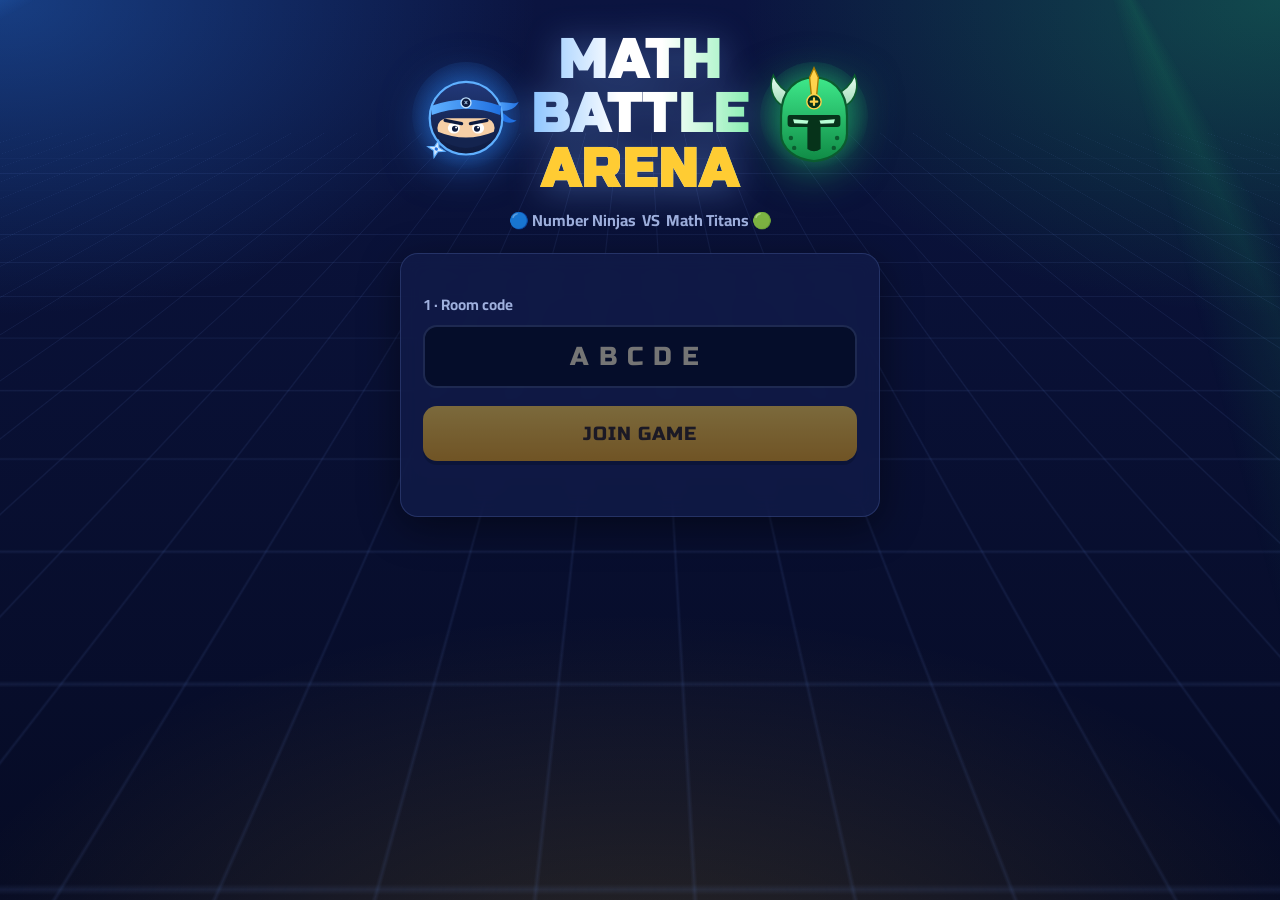
<file: index.html>
<!doctype html>
<html lang="en">
<head>
  <meta charset="utf-8">
  <meta name="viewport" content="width=device-width, initial-scale=1, viewport-fit=cover">
  <title>Math Battle Arena</title>
  <meta name="description" content="Math Battle Arena — Number Ninjas vs Math Titans">
  <link rel="icon" href="assets/img/favicon.svg" type="image/svg+xml">
  <link rel="preconnect" href="https://fonts.googleapis.com">
  <link rel="preconnect" href="https://fonts.gstatic.com" crossorigin>
  <link href="https://fonts.googleapis.com/css2?family=Cairo:wght@500;700;800&family=Russo+One&display=swap" rel="stylesheet">
  <link rel="stylesheet" href="assets/css/style.css">
</head>
<body class="student">
  <div class="bg-arena"></div>
  <main>
    <!-- ============ JOIN ============ -->
    <section id="scr-join" class="screen active">
      <div class="hero">
        <img class="mascot team-blue" src="assets/img/ninja.svg" alt="">
        <h1 class="title-logo">MATH<br>BATTLE<br><span class="x">ARENA</span></h1>
        <img class="mascot alt team-green" src="assets/img/titan.svg" alt="">
      </div>
      <p class="tagline">🔵 Number Ninjas &nbsp;VS&nbsp; Math Titans 🟢</p>

      <div class="card join-card">
        <label class="lbl" for="code">1 · Room code</label>
        <input id="code" class="input code" maxlength="5" autocomplete="off" autocapitalize="characters" spellcheck="false" placeholder="ABCDE">

        <div id="nameStep" hidden>
          <label class="lbl" for="nameq">2 · Type the first letters of your FIRST name</label>
          <input id="nameq" class="input" autocomplete="off" spellcheck="false" placeholder="e.g. Moh  /  محم" dir="auto">
          <div id="suggest" class="suggest" role="listbox"></div>
          <div id="selected" class="selected-name" hidden></div>
        </div>

        <button id="btnJoin" class="btn btn-gold btn-lg btn-block" style="margin-top:18px" disabled>JOIN GAME</button>
        <p id="joinMsg" class="msg center"></p>
      </div>
    </section>

    <!-- ============ LOBBY ============ -->
    <section id="scr-lobby" class="screen">
      <div class="card lobby-card" id="lobbyCard">
        <div class="eyebrow">You are in!</div>
        <img class="mascot" id="lobbyMascot" src="assets/img/ninja.svg" alt="" hidden>
        <div class="lobby-vs" id="lobbyVs"><img class="mascot team-blue" src="assets/img/ninja.svg" alt=""><span>VS</span><img class="mascot alt team-green" src="assets/img/titan.svg" alt=""></div>
        <h2 style="margin:4px 0" id="lobbyName"></h2>
        <div class="team-title" id="lobbyTeam"></div>
        <p class="muted" id="lobbyRoom"></p>
        <p style="font-weight:800;font-size:1.15rem;margin:16px 0 0" id="lobbyWait">Waiting for your teacher to start</p>
        <div class="waiting"><i></i><i></i><i></i></div>
        <p class="muted" id="lobbyCount"></p>
      </div>
    </section>

    <!-- ============ QUESTION ============ -->
    <section id="scr-question" class="screen">
      <div class="hud">
        <div class="me" id="hudMe"><img id="hudImg" src="assets/img/ninja.svg" alt=""><div><b id="hudName"></b><span class="muted" id="hudPts">0 pts</span></div></div>
        <div class="center"><div class="qcount" id="qCount">Q1/6</div><div class="muted" id="gClock">7:00</div></div>
        <div class="ring" id="qRing"></div>
      </div>
      <div class="card qcard">
        <div class="eyebrow">Question <span id="qNum">1</span></div>
        <p class="qtext" id="qText" dir="auto"></p>
      </div>
      <div class="answers" id="answers"></div>
      <div class="status-line" id="qStatus">Tap your answer — you get ONE try!</div>
      <div class="mini-scores">
        <div class="ms team-blue"><span>🔵 Ninjas</span><span id="msBlue">0</span></div>
        <div class="ms team-green"><span>🟢 Titans</span><span id="msGreen">0</span></div>
      </div>
    </section>

    <!-- ============ END ============ -->
    <section id="scr-end" class="screen">
      <div class="card end-card" id="endCard">
        <div class="eyebrow">Game over</div>
        <img class="mascot" id="endMascot" src="assets/img/ninja.svg" alt="">
        <div class="win-title" id="endTitle"></div>
        <div class="mini-scores">
          <div class="ms team-blue"><span>🔵 Ninjas</span><span id="endBlue">0</span></div>
          <div class="ms team-green"><span>🟢 Titans</span><span id="endGreen">0</span></div>
        </div>
        <p style="font-size:1.2rem;font-weight:800;margin-top:18px">Your points: <span id="endMine" style="color:var(--gold)">0</span></p>
        <p class="muted">Great thinking! Find · Write · Solve</p>
      </div>
    </section>
  </main>

  <div id="overlay" class="overlay" hidden><div><div class="big" id="ovText">PAUSED</div><p class="center muted" id="ovSub" style="font-size:1.2rem;font-weight:700"></p></div></div>

  <script src="assets/js/config.js"></script>
  <script src="assets/js/common.js"></script>
  <script src="assets/js/student.js"></script>
</body>
</html>
</file>
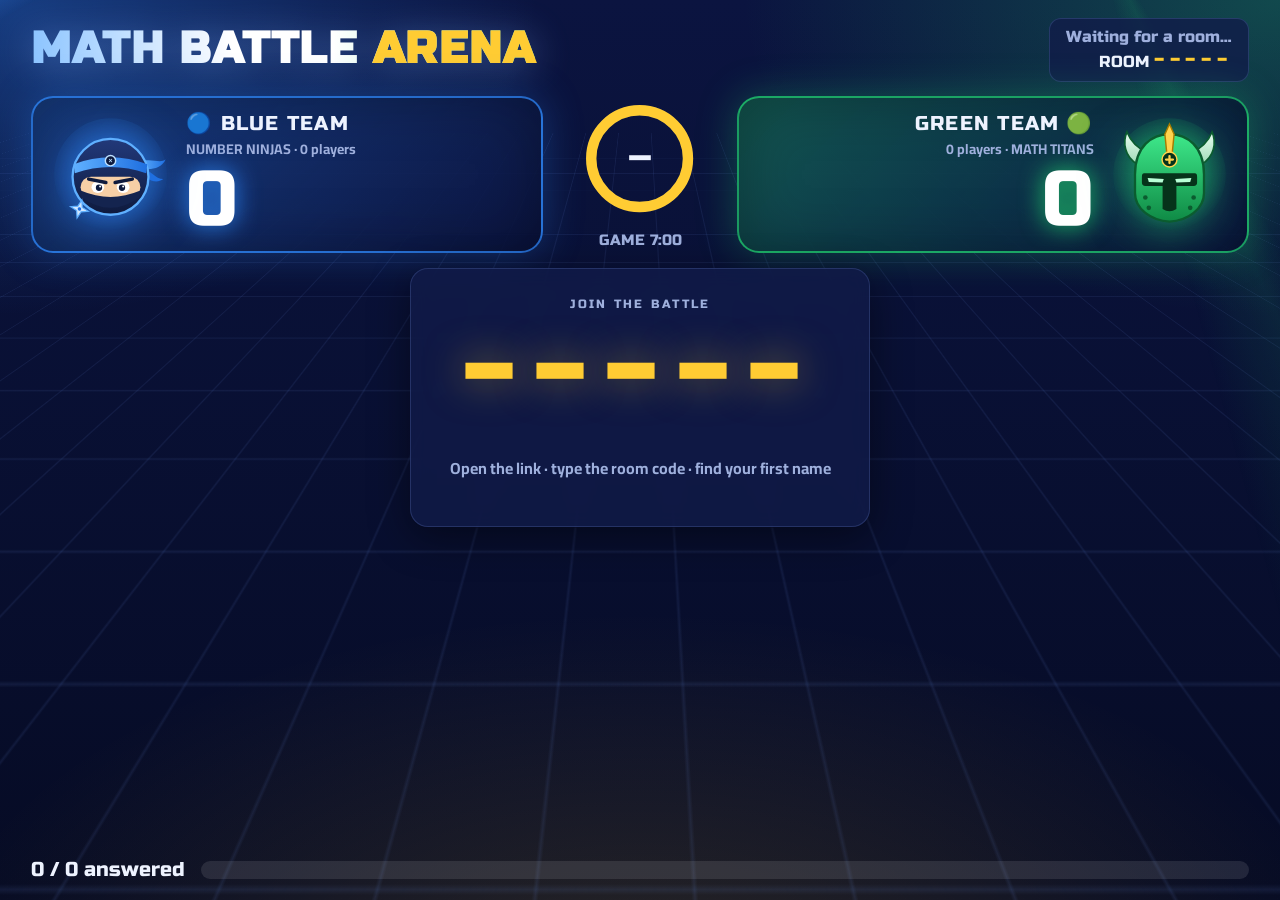
<file: arena.html>
<!doctype html>
<html lang="en">
<head>
  <meta charset="utf-8">
  <meta name="viewport" content="width=device-width, initial-scale=1">
  <title>Arena Display</title>
  <link rel="icon" href="assets/img/favicon.svg" type="image/svg+xml">
  <link rel="preconnect" href="https://fonts.googleapis.com">
  <link rel="preconnect" href="https://fonts.gstatic.com" crossorigin>
  <link href="https://fonts.googleapis.com/css2?family=Cairo:wght@500;700;800&family=Russo+One&display=swap" rel="stylesheet">
  <link rel="stylesheet" href="assets/css/style.css">
</head>
<body class="arena">
  <div class="bg-arena"></div>
  <div class="arena-wrap">
    <header class="arena-head">
      <h1 class="title-logo">MATH BATTLE <span class="x">ARENA</span></h1>
      <div class="room-pill"><div id="roomName" class="muted">Waiting for a room…</div><div>ROOM <span class="code" id="roomCode">-----</span></div></div>
    </header>

    <section class="scoreboard">
      <div class="teampanel team-blue" id="tpBlue">
        <img class="mascot" src="assets/img/ninja.svg" alt="">
        <div><div class="tname">🔵 BLUE TEAM</div><div class="tsub">NUMBER NINJAS · <span id="nBlue">0</span> players</div><div class="score" id="sBlue">0</div></div>
      </div>
      <div class="vs">
        <div class="ring" id="aRing"></div>
        <div class="gclock" id="aClock">GAME 7:00</div>
      </div>
      <div class="teampanel team-green right" id="tpGreen">
        <img class="mascot alt" src="assets/img/titan.svg" alt="">
        <div><div class="tname">GREEN TEAM 🟢</div><div class="tsub"><span id="nGreen">0</span> players · MATH TITANS</div><div class="score" id="sGreen">0</div></div>
      </div>
    </section>

    <section class="stage">
      <!-- lobby -->
      <div id="stLobby" class="lobby-board">
        <div class="roster" id="rosterBlue"></div>
        <div class="card join-box">
          <div class="eyebrow">Join the battle</div>
          <div class="bigcode" id="bigCode">-----</div>
          <div class="url" id="joinUrl"></div>
          <p class="muted" style="font-weight:700">Open the link · type the room code · find your first name</p>
          <div class="waiting-list" id="rosterWait"></div>
        </div>
        <div class="roster right" id="rosterGreen"></div>
      </div>
      <!-- question -->
      <div id="stQuestion" class="qboard" hidden>
        <div class="progress" id="progress"></div>
        <div class="card"><div class="eyebrow center" id="aQnum">QUESTION 1</div><p class="qtext" id="aQtext" dir="auto"></p></div>
        <div class="answers" id="aAnswers"></div>
      </div>
      <!-- end -->
      <div id="stEnd" class="celebrate" hidden>
        <img class="mascot" id="winMascot" src="assets/img/ninja.svg" alt="">
        <div class="win-title" id="winTitle"></div>
        <div class="top3" id="top3"></div>
      </div>
    </section>

    <footer class="arena-foot" id="foot">
      <div class="answered-txt" id="ansTxt">0 / 0 answered</div>
      <div class="answered-bar"><div id="ansBar"></div></div>
    </footer>
  </div>

  <div id="overlay" class="overlay" hidden><div class="big" id="ovText">PAUSED</div></div>

  <script src="assets/js/config.js"></script>
  <script src="assets/js/common.js"></script>
  <script src="assets/js/arena.js"></script>
</body>
</html>
</file>
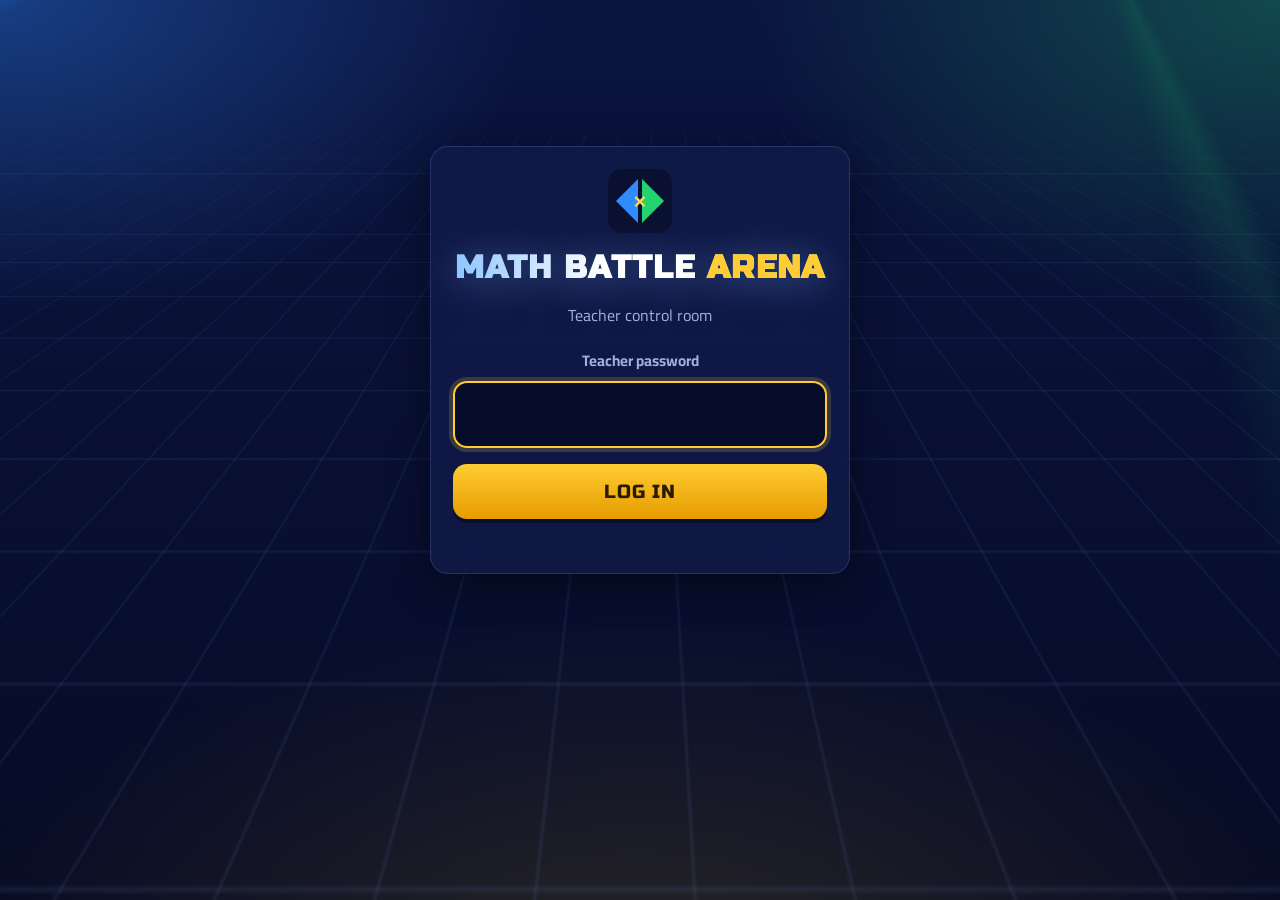
<file: teacher.html>
<!doctype html>
<html lang="en">
<head>
  <meta charset="utf-8">
  <meta name="viewport" content="width=device-width, initial-scale=1">
  <meta name="robots" content="noindex">
  <title>Arena Control</title>
  <link rel="icon" href="assets/img/favicon.svg" type="image/svg+xml">
  <link rel="preconnect" href="https://fonts.googleapis.com">
  <link rel="preconnect" href="https://fonts.gstatic.com" crossorigin>
  <link href="https://fonts.googleapis.com/css2?family=Cairo:wght@500;700;800&family=Russo+One&display=swap" rel="stylesheet">
  <link rel="stylesheet" href="assets/css/style.css">
</head>
<body class="teacher">
  <div class="bg-arena"></div>

  <!-- ============ LOGIN ============ -->
  <section id="login" class="login-wrap" hidden>
    <form class="card" id="loginForm" autocomplete="off">
      <img src="assets/img/favicon.svg" alt="" width="64" height="64">
      <h1 class="title-logo" style="font-size:2rem;margin:10px 0">MATH BATTLE <span class="x">ARENA</span></h1>
      <p class="muted">Teacher control room</p>
      <label class="lbl" for="pw">Teacher password</label>
      <input id="pw" class="input" type="password" autocomplete="current-password" required>
      <button class="btn btn-gold btn-block btn-lg" style="margin-top:16px" id="btnLogin">LOG IN</button>
      <p class="msg err" id="loginMsg"></p>
    </form>
  </section>

  <!-- ============ DASHBOARD ============ -->
  <div id="dash" hidden>
    <header class="tbar">
      <div class="brand"><img src="assets/img/favicon.svg" alt="">ARENA CONTROL</div>
      <div class="row">
        <span id="tbRoom" class="muted"></span>
        <span id="tbStatus" class="status-pill">lobby</span>
        <span class="row" style="gap:6px">
          <button class="btn btn-sm btn-gold" data-cmd="pause" title="Pause">⏸ Pause</button>
          <button class="btn btn-sm btn-blue" data-cmd="resume" title="Resume">⏵ Resume</button>
          <button class="btn btn-sm" data-cmd="next" title="Next question">Next ▶</button>
        </span>
        <a class="btn btn-sm btn-ghost" id="tbArena" href="arena.html" target="_blank" rel="noopener">📺 Arena screen</a>
        <button class="btn btn-sm btn-red" id="btnLogout">Log out</button>
      </div>
    </header>
    <main>
      <nav class="tabs" id="tabs">
        <button class="tab active" data-tab="game">🎮 Game</button>
        <button class="tab" data-tab="review">✅ Answer review <span class="badge" id="pendingBadge" hidden>0</span></button>
        <button class="tab" data-tab="students">👥 Students</button>
        <button class="tab" data-tab="board">🏆 Leaderboard</button>
      </nav>

      <!-- GAME TAB -->
      <section class="tabpane" id="tab-game">
        <div class="grid2">
          <div class="stack">
            <div class="card" id="roomCard">
              <h2>A · Room management</h2>
              <div id="roomInfo"></div>
              <label class="lbl" for="roomClass">Which class is playing?</label>
              <div class="row">
                <select id="roomClass" class="mini" style="padding:12px;font-size:1rem;min-width:170px"></select>
                <input id="roomName" class="input" style="flex:1;min-width:160px;font-size:1rem" placeholder="Room name (optional)">
                <button class="btn btn-gold" id="btnCreateRoom">Create new room</button>
              </div>
            </div>
            <div class="card">
              <div class="row" style="justify-content:space-between;margin-bottom:6px"><h2 style="margin:0">C · Game control</h2><button class="automark" data-automark title="Score answers instantly from the answer key"><span class="knob"></span><span class="lbl-on">⚡ Automatic marking: ON</span><span class="lbl-off">✋ Automatic marking: OFF</span></button></div>
              <div class="row" style="justify-content:space-between;margin-bottom:12px">
                <div><div class="eyebrow">Question</div><div class="kpi" id="gcQ">–</div></div>
                <div><div class="eyebrow">Question timer</div><div class="kpi" id="gcQT">–</div></div>
                <div><div class="eyebrow">Game clock</div><div class="kpi" id="gcGT">7:00</div></div>
                <div><div class="eyebrow">Answered</div><div class="kpi" id="gcAns">0/0</div></div>
              </div>
              <div class="row" style="margin-bottom:12px">
                <label class="muted" style="font-weight:800">⏱ Time per question
                  <select id="qTime" class="mini" style="padding:8px;margin-inline-start:6px">
                    <option value="30">30 seconds</option><option value="45">45 seconds</option><option value="60">1 minute</option>
                    <option value="90">1.5 minutes</option><option value="120">2 minutes</option><option value="180">3 minutes</option>
                  </select></label>
                <label class="muted" style="font-weight:800" title="Extra answer time after the countdown ends. Students do not see it.">🎁 Hidden bonus
                  <select id="bTime" class="mini" style="padding:8px;margin-inline-start:6px">
                    <option value="0">none</option><option value="15">15 seconds</option><option value="30">30 seconds</option>
                    <option value="45">45 seconds</option><option value="60">1 minute</option>
                  </select></label>
                <label class="muted" style="font-weight:800">🕒 Game time
                  <select id="gTime" class="mini" style="padding:8px;margin-inline-start:6px">
                    <option value="300">5 minutes</option><option value="420">7 minutes</option><option value="600">10 minutes</option>
                    <option value="720">12 minutes</option><option value="900">15 minutes</option><option value="1200">20 minutes</option>
                  </select></label>
              </div>
              <p class="muted" id="pointsHint" style="margin:-4px 0 12px;font-size:.88rem"></p>
              <div class="ctl">
                <button class="btn btn-green" data-cmd="start">▶ Start game</button>
                <button class="btn btn-gold" data-cmd="pause">⏸ Pause</button>
                <button class="btn btn-blue" data-cmd="resume">⏵ Resume</button>
                <button class="btn" data-cmd="prev">◀ Previous</button>
                <button class="btn" data-cmd="next">Next ▶</button>
                <button class="btn btn-red" data-cmd="end">🏁 End game</button>
                <button class="btn btn-ghost" data-cmd="reset">↺ Reset game</button>
              </div>
              <p class="muted" id="gcHint" style="margin:10px 0 0"></p>
            </div>
          </div>
          <div class="stack">
            <div class="card">
              <h2>Live score</h2>
              <div class="grid2">
                <div class="ms team-blue" style="padding:14px;border-radius:14px;background:rgba(47,140,255,.15);border:1px solid var(--blue)">
                  <div class="eyebrow">🔵 Number Ninjas</div><div class="kpi" id="lsBlue">0</div></div>
                <div class="ms team-green" style="padding:14px;border-radius:14px;background:rgba(34,211,111,.15);border:1px solid var(--green)">
                  <div class="eyebrow">🟢 Math Titans</div><div class="kpi" id="lsGreen">0</div></div>
              </div>
            </div>
            <div class="card">
              <h2>Current question</h2>
              <div id="curQ" class="muted">The game has not started.</div>
            </div>
            <div class="card">
              <h2>Joined <span class="muted" id="joinedN"></span></h2>
              <div class="row" style="margin-bottom:10px">
                <button class="btn btn-gold" id="btnDivide">🎲 Divide into teams</button>
                <span class="muted" id="teamSplit"></span>
              </div>
              <p class="muted" id="divideHint" style="margin:0 0 10px;font-size:.9rem"></p>
              <div class="namelist" id="joinedList"></div>
              <h3>Not joined yet <span class="muted" id="notJoinedN"></span></h3>
              <div class="namelist" id="notJoinedList"></div>
            </div>
          </div>
        </div>
      </section>

      <!-- REVIEW TAB -->
      <section class="tabpane" id="tab-review" hidden>
        <div class="card">
          <div class="row" style="justify-content:space-between;margin-bottom:6px"><h2 style="margin:0">D · Answer review</h2><button class="automark" data-automark title="Score answers instantly from the answer key"><span class="knob"></span><span class="lbl-on">⚡ Automatic marking: ON</span><span class="lbl-off">✋ Automatic marking: OFF</span></button></div>
          <p class="muted" id="autoHint" style="margin:4px 0 12px"></p>
          <div class="qchips" id="qchips"></div>
          <div class="keyhint" id="keyhint" style="margin:12px 0"></div>
          <div class="row" style="margin-bottom:12px">
            <button class="btn btn-sm btn-green" id="btnBulk">Mark all pending answers</button>
            <span class="muted" id="bulkHint"></span>
          </div>
          <div class="tablewrap">
            <table class="tbl">
              <thead><tr><th>Student</th><th>Team</th><th>Answer</th><th>Time</th><th>Status</th><th>Points</th><th>Review</th><th>Adjust</th></tr></thead>
              <tbody id="reviewBody"></tbody>
            </table>
          </div>
          <h3>Did not answer <span class="muted" id="noAnsN"></span></h3>
          <div class="namelist" id="noAnsList"></div>
        </div>
      </section>

      <!-- STUDENTS TAB -->
      <section class="tabpane" id="tab-students" hidden>
        <div class="grid2">
          <div class="card">
            <h2>B · Upload student list</h2>
            <p class="muted" style="margin-top:0">Excel (.xlsx / .xls) or CSV. One student per row. Column 1 = full name. Header row is optional.</p>
            <label class="lbl" for="upClass" style="margin-top:0">Class name</label>
            <input id="upClass" class="input" list="classList" style="font-size:1rem;margin-bottom:12px" placeholder="e.g. Class 1 or 5A" autocomplete="off">
            <datalist id="classList"></datalist>
            <label class="drop" id="drop">
              <input type="file" id="file" accept=".csv,.xlsx,.xls,.txt" hidden>
              📄 <b>Click to choose a file</b> or drop it here
            </label>
            <label class="lbl" for="paste">…or paste names (one per line)</label>
            <textarea id="paste" class="input" dir="auto" placeholder="Mohamed Adel&#10;Hossam Mohamed&#10;سارة أحمد"></textarea>
            <div class="row" style="margin-top:10px">
              <select id="upMode" class="mini" style="padding:10px">
                <option value="append">Add to this class</option>
                <option value="replace">Replace this class's list</option>
              </select>
              <button class="btn btn-gold" id="btnUpload" disabled>Upload</button>
              <span class="muted" id="upPreview"></span>
            </div>
            <p class="msg" id="upMsg"></p>
          </div>
          <div class="card">
            <h2>Add one student</h2>
            <div class="row">
              <input id="addName" class="input" style="flex:1;min-width:180px;font-size:1rem" placeholder="Full name" dir="auto">
              <select id="addClass" class="mini" style="padding:10px"></select>
              <button class="btn btn-blue" id="btnAdd">Add</button>
            </div>
            <h2 style="margin-top:22px">Teams</h2>
            <p class="muted" style="margin-top:0">Teams are made in the 🎮 Game tab <b>after</b> students join: press <b>🎲 Divide into teams</b>. A new random split is made for every game.</p>
          </div>
        </div>
        <div class="card" style="margin-top:16px">
          <h2>Student list <span class="muted" id="stuN"></span></h2>
          <div class="row" style="margin-bottom:10px">
            <select id="stuClass" class="mini" style="padding:12px;font-size:1rem;min-width:170px"></select>
            <input id="stuFilter" class="input" style="flex:1;min-width:160px;font-size:1rem" placeholder="Filter by name…" dir="auto">
            <button class="btn btn-sm btn-red" id="btnRemoveClass" hidden>Delete this class</button>
          </div>
          <div class="tablewrap">
            <table class="tbl">
              <thead><tr><th>Name</th><th>Class</th><th>In current room</th><th>Team (this game)</th><th>Points</th><th></th></tr></thead>
              <tbody id="stuBody"></tbody>
            </table>
          </div>
        </div>
      </section>

      <!-- LEADERBOARD TAB -->
      <section class="tabpane" id="tab-board" hidden>
        <div class="grid2">
          <div class="card">
            <h2>E · Team ranking</h2>
            <div id="teamRank"></div>
          </div>
          <div class="card">
            <h2>Individual scores</h2>
            <div id="indRank"></div>
          </div>
        </div>
      </section>
    </main>
  </div>

  <script src="assets/js/config.js"></script>
  <script src="assets/js/common.js"></script>
  <script src="assets/js/teacher.js"></script>
</body>
</html>
</file>
<file: assets/css/style.css>
/* ============ MATH BATTLE ARENA — shared styles ============ */
:root {
  --bg: #060b24;
  --bg2: #0b1440;
  --panel: rgba(17, 27, 74, .78);
  --panel-solid: #111b4a;
  --line: rgba(140, 170, 255, .18);
  --text: #eef3ff;
  --muted: #9fb0dd;
  --blue: #2f8cff;
  --blue-d: #1559c9;
  --blue-glow: rgba(47, 140, 255, .55);
  --green: #22d36f;
  --green-d: #0f9a4c;
  --green-glow: rgba(34, 211, 111, .5);
  --gold: #ffcc33;
  --gold-d: #e69c00;
  --red: #ff4d6d;
  --optA: #ff4d6d; --optB: #2f8cff; --optC: #ffb020; --optD: #22d36f;
  --radius: 18px;
  --shadow: 0 10px 40px rgba(0, 0, 0, .45);
  --font-head: "Russo One", "Cairo", system-ui, sans-serif;
  --font-body: "Cairo", system-ui, -apple-system, "Segoe UI", sans-serif;
}

* { box-sizing: border-box; }
html, body { margin: 0; min-height: 100%; }
body {
  font-family: var(--font-body);
  color: var(--text);
  background: var(--bg);
  overflow-x: hidden;
  -webkit-tap-highlight-color: transparent;
}
button, input, select, textarea { font-family: inherit; font-size: inherit; color: inherit; }
[hidden] { display: none !important; }

/* ---------- arena background ---------- */
.bg-arena {
  position: fixed; inset: 0; z-index: -1; overflow: hidden;
  background:
    radial-gradient(ellipse 60% 50% at 0% 0%, rgba(47, 140, 255, .35), transparent 70%),
    radial-gradient(ellipse 60% 50% at 100% 0%, rgba(34, 211, 111, .28), transparent 70%),
    radial-gradient(ellipse 80% 60% at 50% 110%, rgba(255, 204, 51, .14), transparent 70%),
    linear-gradient(180deg, var(--bg2), var(--bg));
}
.bg-arena::before {
  content: ""; position: absolute; inset: -50% -50% 0;
  background-image:
    linear-gradient(rgba(120, 160, 255, .09) 1px, transparent 1px),
    linear-gradient(90deg, rgba(120, 160, 255, .09) 1px, transparent 1px);
  background-size: 48px 48px;
  transform: perspective(500px) rotateX(60deg) translateY(30%);
  animation: gridmove 6s linear infinite;
}
.bg-arena::after {
  content: ""; position: absolute; inset: 0;
  background: conic-gradient(from 200deg at 15% -10%, transparent 0 40deg, rgba(47,140,255,.12) 45deg, transparent 55deg),
              conic-gradient(from 110deg at 85% -10%, transparent 0 40deg, rgba(34,211,111,.10) 45deg, transparent 55deg);
  animation: beams 9s ease-in-out infinite alternate;
}
@keyframes gridmove { to { background-position: 0 48px, 0 0; } }
@keyframes beams { from { opacity: .5; } to { opacity: 1; } }

/* ---------- type ---------- */
.title-logo {
  font-family: var(--font-head); letter-spacing: .04em; line-height: 1;
  margin: 0; text-align: center;
  background: linear-gradient(90deg, #8cc4ff, #fff 40%, #fff 60%, #8ff0b6);
  -webkit-background-clip: text; background-clip: text; color: transparent;
  filter: drop-shadow(0 4px 18px rgba(120, 170, 255, .45));
}
.title-logo .x { color: var(--gold); -webkit-text-fill-color: var(--gold); }
.eyebrow { font-family: var(--font-head); font-size: .78rem; letter-spacing: .18em; color: var(--muted); text-transform: uppercase; }
.muted { color: var(--muted); }
.center { text-align: center; }

/* ---------- panels & buttons ---------- */
.card {
  background: var(--panel);
  border: 1px solid var(--line);
  border-radius: var(--radius);
  box-shadow: var(--shadow);
  backdrop-filter: blur(10px);
  padding: 22px;
}
.btn {
  appearance: none; border: 0; cursor: pointer;
  font-family: var(--font-head); letter-spacing: .05em; text-transform: uppercase;
  padding: 12px 20px; border-radius: 14px; font-size: 1rem;
  background: #24306a; color: #fff;
  box-shadow: 0 4px 0 rgba(0, 0, 0, .35);
  transition: transform .08s, filter .15s, box-shadow .08s;
  display: inline-flex; align-items: center; justify-content: center; gap: 8px;
}
.btn:hover:not(:disabled) { filter: brightness(1.12); }
.btn:active:not(:disabled) { transform: translateY(3px); box-shadow: 0 1px 0 rgba(0, 0, 0, .35); }
.btn:disabled { opacity: .45; cursor: not-allowed; }
.btn-gold { background: linear-gradient(180deg, var(--gold), var(--gold-d)); color: #2a1a00; }
.btn-blue { background: linear-gradient(180deg, #4aa0ff, var(--blue-d)); }
.btn-green { background: linear-gradient(180deg, #3ee88a, var(--green-d)); color: #032612; }
.btn-red { background: linear-gradient(180deg, #ff6d86, #c9213f); }
.btn-ghost { background: transparent; border: 1px solid var(--line); box-shadow: none; }
.btn-sm { padding: 7px 12px; font-size: .8rem; border-radius: 10px; }
.btn-lg { padding: 16px 26px; font-size: 1.2rem; }
.btn-block { width: 100%; }

.input {
  width: 100%; padding: 14px 16px; border-radius: 14px;
  background: rgba(4, 9, 32, .7); border: 2px solid var(--line);
  font-size: 1.15rem; outline: none; transition: border-color .15s, box-shadow .15s;
}
.input:focus { border-color: var(--gold); box-shadow: 0 0 0 4px rgba(255, 204, 51, .18); }
.input.code { font-family: var(--font-head); letter-spacing: .4em; text-transform: uppercase; text-align: center; font-size: 1.6rem; }
label.lbl { display: block; font-weight: 700; margin: 14px 0 6px; color: var(--muted); font-size: .95rem; }

.msg { min-height: 1.4em; margin: 10px 0 0; font-weight: 700; }
.msg.err { color: #ff8da1; }
.msg.ok { color: #8ff0b6; }

/* ---------- team chips ---------- */
.team-blue { --tc: var(--blue); --tg: var(--blue-glow); }
.team-green { --tc: var(--green); --tg: var(--green-glow); }
.chip {
  display: inline-flex; align-items: center; gap: 6px;
  padding: 4px 12px; border-radius: 999px; font-weight: 700; font-size: .9rem;
  background: color-mix(in srgb, var(--tc, #445) 22%, transparent);
  border: 1px solid color-mix(in srgb, var(--tc, #889) 60%, transparent);
}
.dot { width: 10px; height: 10px; border-radius: 50%; background: var(--tc, #889); box-shadow: 0 0 10px var(--tc, #889); display: inline-block; }

/* ---------- mascots ---------- */
.mascot { width: 110px; height: 110px; animation: bob 3s ease-in-out infinite; filter: drop-shadow(0 8px 20px var(--tg, rgba(0,0,0,.4))); }
.mascot.alt { animation-delay: -1.5s; }
@keyframes bob { 50% { transform: translateY(-8px) rotate(-2deg); } }

/* ---------- timer ring ---------- */
.ring { position: relative; width: 92px; height: 92px; flex: none; }
.ring svg { width: 100%; height: 100%; transform: rotate(-90deg); }
.ring circle { fill: none; stroke-width: 9; }
.ring .track { stroke: rgba(255, 255, 255, .1); }
.ring .bar { stroke: var(--gold); stroke-linecap: round; transition: stroke-dashoffset .25s linear, stroke .3s; }
.ring.warn .bar { stroke: var(--red); }
.ring .num {
  position: absolute; inset: 0; display: grid; place-items: center;
  font-family: var(--font-head); font-size: 1.9rem;
}
.ring.warn .num { color: #ff8da1; animation: pulse .5s ease-in-out infinite alternate; }
@keyframes pulse { to { transform: scale(1.12); } }

/* ---------- answers ---------- */
.answers { display: grid; grid-template-columns: 1fr 1fr; gap: 14px; }
.ans {
  position: relative; display: flex; align-items: center; gap: 14px;
  min-height: 84px; padding: 14px 16px; border-radius: 18px; border: 0; cursor: pointer;
  font-size: 1.35rem; font-weight: 800; text-align: start; color: #fff;
  background: linear-gradient(180deg, color-mix(in srgb, var(--oc) 92%, #fff 8%), color-mix(in srgb, var(--oc) 70%, #000 30%));
  box-shadow: 0 6px 0 color-mix(in srgb, var(--oc) 50%, #000 50%), 0 10px 26px rgba(0, 0, 0, .35);
  transition: transform .1s, opacity .2s, filter .2s;
}
.ans:hover:not(:disabled) { filter: brightness(1.1); transform: translateY(-2px); }
.ans:active:not(:disabled) { transform: translateY(4px); box-shadow: 0 2px 0 color-mix(in srgb, var(--oc) 50%, #000 50%); }
.ans .letter {
  flex: none; width: 46px; height: 46px; border-radius: 12px; display: grid; place-items: center;
  font-family: var(--font-head); font-size: 1.3rem; background: rgba(0, 0, 0, .25);
}
.ans[data-l="A"] { --oc: var(--optA); } .ans[data-l="B"] { --oc: var(--optB); }
.ans[data-l="C"] { --oc: var(--optC); } .ans[data-l="D"] { --oc: var(--optD); }
.answers.locked .ans { cursor: default; opacity: .35; filter: grayscale(.6); }
.answers.locked .ans.picked { opacity: 1; filter: none; outline: 4px solid #fff; outline-offset: 3px; animation: pop .35s; }
@keyframes pop { 50% { transform: scale(1.05); } }

/* ---------- overlay ---------- */
.overlay {
  position: fixed; inset: 0; z-index: 50; display: grid; place-items: center; padding: 16px;
  background: rgba(3, 6, 22, .82); backdrop-filter: blur(6px);
  animation: fade .25s;
}
.overlay .big { font-family: var(--font-head); font-size: clamp(2.2rem, 9vw, 5rem); text-align: center; letter-spacing: .05em; }
@keyframes fade { from { opacity: 0; } }

/* ---------- screens ---------- */
.screen { display: none; animation: slidein .35s ease; }
.screen.active { display: block; }
@keyframes slidein { from { opacity: 0; transform: translateY(14px); } }

/* ---------- confetti canvas ---------- */
#confetti { position: fixed; inset: 0; pointer-events: none; z-index: 60; }

/* ---------- toast ---------- */
.toast {
  position: fixed; left: 50%; bottom: 24px; transform: translateX(-50%); z-index: 80;
  background: #1b2766; border: 1px solid var(--line); border-radius: 12px; padding: 12px 18px;
  box-shadow: var(--shadow); font-weight: 700; max-width: calc(100% - 32px); text-align: center;
  animation: fade .2s;
}
.toast.err { background: #5a1022; border-color: #ff4d6d; }

/* ---------- connection badge ---------- */
.conn { position: fixed; right: 12px; bottom: 12px; font-size: .78rem; padding: 4px 10px; border-radius: 999px; background: #5a1022; border: 1px solid var(--red); z-index: 70; }

/* ================== STUDENT ================== */
.student main { max-width: 760px; margin: 0 auto; padding: 16px 16px 40px; }
.hero { display: flex; align-items: center; justify-content: center; gap: 10px; margin: 18px 0 8px; }
.hero .title-logo { font-size: clamp(2rem, 8vw, 3.4rem); }
.hero .mascot { width: clamp(64px, 18vw, 110px); height: auto; }
.tagline { text-align: center; color: var(--muted); margin: 0 0 18px; font-weight: 700; }
.join-card { max-width: 480px; margin: 0 auto; }

.suggest { display: grid; gap: 8px; margin-top: 10px; }
.sugg {
  display: flex; align-items: center; justify-content: space-between; gap: 10px;
  padding: 12px 14px; border-radius: 12px; cursor: pointer; text-align: start;
  background: rgba(255, 255, 255, .06); border: 2px solid transparent; font-size: 1.1rem; font-weight: 700;
}
.sugg:hover, .sugg:focus { border-color: var(--gold); outline: none; }
.sugg.taken { opacity: .45; cursor: not-allowed; }
.sugg mark { background: transparent; color: var(--gold); }
.selected-name {
  margin-top: 12px; padding: 14px; border-radius: 14px; text-align: center; font-size: 1.25rem; font-weight: 800;
  background: color-mix(in srgb, var(--tc, var(--gold)) 18%, transparent); border: 2px solid var(--tc, var(--gold));
}

.lobby-card { text-align: center; max-width: 520px; margin: 24px auto; position: relative; overflow: hidden; }
.lobby-card::before { content: ""; position: absolute; inset: 0; background: radial-gradient(circle at 50% 0, var(--tg), transparent 65%); opacity: .6; pointer-events: none; }
.lobby-card .mascot { width: 160px; height: 160px; }
.lobby-vs { display: flex; align-items: center; justify-content: center; gap: 12px; margin: 8px 0; }
.lobby-vs .mascot { width: 110px; height: 110px; }
.lobby-vs span { font-family: var(--font-head); font-size: 2rem; color: var(--gold); }
.lobby-card.reveal { animation: reveal .8s ease; }
@keyframes reveal { 0% { transform: scale(.8) rotate(-3deg); opacity: .3; } 60% { transform: scale(1.06) rotate(1deg); opacity: 1; } 100% { transform: none; } }
.team-title { font-family: var(--font-head); font-size: clamp(1.5rem, 6vw, 2.2rem); color: var(--tc); text-shadow: 0 0 22px var(--tg); margin: 6px 0; }
.waiting { display: inline-flex; gap: 6px; margin-top: 14px; }
.waiting i { width: 10px; height: 10px; border-radius: 50%; background: var(--gold); animation: wdot 1s infinite; }
.waiting i:nth-child(2) { animation-delay: .15s; } .waiting i:nth-child(3) { animation-delay: .3s; }
@keyframes wdot { 50% { transform: translateY(-8px); opacity: .4; } }

.hud { display: flex; align-items: center; justify-content: space-between; gap: 12px; margin-bottom: 14px; }
.hud .me { display: flex; align-items: center; gap: 10px; min-width: 0; }
.hud .me img { width: 48px; height: 48px; }
.hud .me b { display: block; white-space: nowrap; overflow: hidden; text-overflow: ellipsis; }
.qcount { font-family: var(--font-head); font-size: 1.1rem; color: var(--gold); }
.qcard { margin-bottom: 16px; }
.qtext { font-size: clamp(1.25rem, 4.6vw, 1.7rem); font-weight: 800; line-height: 1.45; margin: 6px 0 0; }
.status-line { text-align: center; font-weight: 800; font-size: 1.15rem; margin-top: 16px; min-height: 1.6em; }
.mini-scores { display: grid; grid-template-columns: 1fr 1fr; gap: 10px; margin-top: 20px; }
.mini-scores .ms { padding: 10px 14px; border-radius: 14px; border: 1px solid color-mix(in srgb, var(--tc) 55%, transparent); background: color-mix(in srgb, var(--tc) 14%, transparent); display: flex; justify-content: space-between; align-items: center; font-weight: 800; }
.mini-scores .ms span:last-child { font-family: var(--font-head); font-size: 1.3rem; }

.end-card { text-align: center; max-width: 560px; margin: 20px auto; }
.end-card .mascot { width: 170px; height: 170px; }
.win-title { font-family: var(--font-head); font-size: clamp(1.8rem, 7vw, 3rem); margin: 8px 0; color: var(--tc, var(--gold)); text-shadow: 0 0 28px var(--tg, rgba(255,204,51,.6)); }

@media (max-width: 520px) {
  .answers { grid-template-columns: 1fr; gap: 10px; }
  .ans { min-height: 64px; font-size: 1.2rem; }
  .ring { width: 74px; height: 74px; }
  .ring .num { font-size: 1.5rem; }
}

/* ================== ARENA ================== */
.arena { height: 100vh; overflow: hidden; }
.arena-wrap { height: 100vh; display: grid; grid-template-rows: auto auto 1fr auto; gap: 1.6vh; padding: 2vh 2.4vw; }
.arena-head { display: flex; align-items: center; justify-content: space-between; gap: 16px; }
.arena-head .title-logo { font-size: clamp(1.6rem, 3.4vw, 3rem); text-align: start; }
.room-pill { font-family: var(--font-head); padding: 8px 16px; border-radius: 12px; background: var(--panel); border: 1px solid var(--line); text-align: end; }
.room-pill .code { color: var(--gold); letter-spacing: .25em; font-size: 1.4em; }

.scoreboard { display: grid; grid-template-columns: 1fr auto 1fr; gap: 1.6vw; align-items: stretch; }
.teampanel {
  position: relative; overflow: hidden; display: flex; align-items: center; gap: 1.4vw;
  padding: 1.4vh 1.6vw; border-radius: 22px;
  background: linear-gradient(135deg, color-mix(in srgb, var(--tc) 35%, #0b1440), rgba(11, 20, 64, .85));
  border: 2px solid color-mix(in srgb, var(--tc) 70%, transparent);
  box-shadow: 0 0 40px color-mix(in srgb, var(--tc) 30%, transparent), inset 0 0 60px rgba(0,0,0,.3);
}
.teampanel.right { flex-direction: row-reverse; text-align: end; }
.teampanel .mascot { width: clamp(70px, 9vw, 150px); height: auto; }
.teampanel .tname { font-family: var(--font-head); font-size: clamp(.9rem, 1.6vw, 1.6rem); letter-spacing: .06em; }
.teampanel .tsub { color: var(--muted); font-weight: 700; font-size: clamp(.8rem, 1.1vw, 1.1rem); }
.teampanel .score { font-family: var(--font-head); font-size: clamp(2.4rem, 6vw, 6rem); line-height: 1; color: #fff; text-shadow: 0 0 24px var(--tc); }
.teampanel.leading::after { content: "LEADING"; position: absolute; top: 10px; right: -34px; transform: rotate(35deg); background: var(--gold); color: #2a1a00; font-family: var(--font-head); font-size: .7rem; padding: 4px 40px; }
.teampanel.right.leading::after { right: auto; left: -34px; transform: rotate(-35deg); }
.score.bump { animation: bump .6s; }
@keyframes bump { 30% { transform: scale(1.25); color: var(--gold); } }

.vs { display: grid; place-items: center; gap: 6px; min-width: 12vw; }
.vs .ring { width: clamp(80px, 9vw, 150px); height: clamp(80px, 9vw, 150px); }
.vs .ring .num { font-size: clamp(1.6rem, 3vw, 3rem); }
.vs .gclock { font-family: var(--font-head); color: var(--muted); font-size: clamp(.8rem, 1.2vw, 1.2rem); }

.stage { min-height: 0; display: grid; }
.qboard { display: grid; grid-template-rows: auto auto 1fr; gap: 1.6vh; min-height: 0; }
.progress { display: flex; align-items: center; gap: 10px; justify-content: center; }
.progress i { width: clamp(28px, 4vw, 60px); height: 10px; border-radius: 6px; background: rgba(255,255,255,.12); }
.progress i.done { background: var(--muted); }
.progress i.now { background: var(--gold); box-shadow: 0 0 14px var(--gold); }
.arena .qtext { font-size: clamp(1.4rem, 3vw, 3rem); text-align: center; margin: 0; }
.arena .answers { gap: 1.4vw; }
.arena .ans { min-height: 0; font-size: clamp(1.2rem, 2.5vw, 2.6rem); cursor: default; }
.arena .ans .letter { width: clamp(40px, 4vw, 70px); height: clamp(40px, 4vw, 70px); font-size: clamp(1.1rem, 2vw, 2rem); }
.arena-foot { display: flex; align-items: center; gap: 16px; }
.answered-bar { flex: 1; height: 18px; border-radius: 10px; background: rgba(255,255,255,.1); overflow: hidden; }
.answered-bar div { height: 100%; width: 0; background: linear-gradient(90deg, var(--blue), var(--green)); transition: width .5s; }
.answered-txt { font-family: var(--font-head); font-size: clamp(1rem, 1.6vw, 1.6rem); white-space: nowrap; }

.lobby-board { display: grid; grid-template-columns: 1fr auto 1fr; gap: 2vw; align-items: start; }
.join-box { text-align: center; padding: 3vh 3vw; }
.join-box .bigcode { font-family: var(--font-head); font-size: clamp(3rem, 9vw, 9rem); letter-spacing: .15em; color: var(--gold); text-shadow: 0 0 40px rgba(255,204,51,.5); line-height: 1.1; }
.join-box .url { font-weight: 800; font-size: clamp(.9rem, 1.4vw, 1.4rem); word-break: break-all; }
.roster { display: flex; flex-wrap: wrap; gap: 8px; align-content: flex-start; max-height: 56vh; overflow: hidden; }
.roster .chip { animation: pop .4s; font-size: clamp(.8rem, 1.1vw, 1.1rem); }
.roster.right { justify-content: flex-end; }
.waiting-list { display: flex; flex-wrap: wrap; justify-content: center; gap: 6px; margin-top: 12px; max-height: 22vh; overflow: hidden; }
.chip.clickable { cursor: pointer; }
.chip.clickable:hover { filter: brightness(1.25); }

.celebrate { text-align: center; }
.celebrate { align-self: center; }
.celebrate .mascot { width: auto; height: clamp(110px, 24vh, 260px); animation: bob 1.4s ease-in-out infinite; }
.celebrate .win-title { font-size: clamp(2rem, 4.4vw, 4.6rem); line-height: 1.15; }
.top3 { display: flex; justify-content: center; gap: 2vw; margin-top: 2vh; flex-wrap: wrap; }
.top3 .card { padding: 12px 22px; font-weight: 800; font-size: clamp(.9rem, 1.4vw, 1.4rem); }

@media (max-width: 800px) {
  .arena { height: auto; overflow: auto; }
  .arena-wrap { height: auto; }
  .scoreboard { grid-template-columns: 1fr 1fr; }
  .vs { grid-column: 1 / -1; order: -1; }
  .lobby-board { grid-template-columns: 1fr; }
  .roster.right { justify-content: flex-start; }
  .arena .answers { grid-template-columns: 1fr 1fr; }
}

/* ================== TEACHER ================== */
.teacher main { max-width: 1280px; margin: 0 auto; padding: 16px; }
.tbar { display: flex; align-items: center; justify-content: space-between; gap: 12px; flex-wrap: wrap; padding: 12px 16px; position: sticky; top: 0; z-index: 20; background: rgba(6, 11, 36, .9); backdrop-filter: blur(8px); border-bottom: 1px solid var(--line); }
.tbar .brand { display: flex; align-items: center; gap: 10px; font-family: var(--font-head); font-size: 1.2rem; }
.tbar .brand img { width: 34px; height: 34px; }
.tabs { display: flex; gap: 6px; flex-wrap: wrap; margin: 16px 0; }
.tab { padding: 10px 16px; border-radius: 12px; cursor: pointer; font-weight: 800; background: rgba(255,255,255,.05); border: 1px solid var(--line); }
.tab.active { background: linear-gradient(180deg, var(--gold), var(--gold-d)); color: #2a1a00; border-color: transparent; }
.tab .badge { display: inline-block; min-width: 22px; padding: 0 6px; margin-inline-start: 6px; border-radius: 999px; background: var(--red); color: #fff; font-size: .78rem; text-align: center; }
.grid2 { display: grid; grid-template-columns: 1fr 1fr; gap: 16px; }
.grid3 { display: grid; grid-template-columns: repeat(3, 1fr); gap: 16px; }
.stack { display: grid; gap: 16px; }
.row { display: flex; gap: 10px; flex-wrap: wrap; align-items: center; }
.card h2 { font-family: var(--font-head); font-size: 1.05rem; letter-spacing: .06em; margin: 0 0 12px; text-transform: uppercase; }
.card h3 { margin: 12px 0 8px; font-size: 1rem; }
.kpi { font-family: var(--font-head); font-size: 2.6rem; line-height: 1; }
.codebox { font-family: var(--font-head); font-size: 2.6rem; letter-spacing: .25em; color: var(--gold); }
.status-pill { display: inline-block; padding: 4px 12px; border-radius: 999px; font-weight: 800; font-size: .85rem; text-transform: uppercase; background: #2a3570; }
.status-pill.running { background: var(--green-d); }
.status-pill.paused { background: var(--gold-d); color: #2a1a00; }
.status-pill.ended { background: #8a1f37; }
.ctl { display: grid; grid-template-columns: repeat(auto-fill, minmax(140px, 1fr)); gap: 10px; }
.namelist { display: flex; flex-wrap: wrap; gap: 6px; max-height: 220px; overflow: auto; }

table.tbl { width: 100%; border-collapse: collapse; font-size: .95rem; }
.tbl th, .tbl td { padding: 9px 8px; border-bottom: 1px solid var(--line); text-align: start; vertical-align: middle; }
.tbl th { color: var(--muted); font-size: .78rem; text-transform: uppercase; letter-spacing: .06em; position: sticky; top: 0; background: var(--panel-solid); }
.tbl tr.correct td { background: rgba(34, 211, 111, .08); }
.tbl tr.incorrect td { background: rgba(255, 77, 109, .08); }
.tbl tr.adjusted td { background: rgba(255, 204, 51, .08); }
.tablewrap { overflow: auto; max-height: 62vh; border-radius: 12px; }
.letterbox { display: inline-grid; place-items: center; width: 32px; height: 32px; border-radius: 8px; font-family: var(--font-head); background: var(--oc); }
.st { font-weight: 800; text-transform: uppercase; font-size: .8rem; }
.st.pending { color: var(--muted); } .st.correct { color: #8ff0b6; } .st.incorrect { color: #ff8da1; } .st.adjusted { color: var(--gold); }
.mini-input { width: 76px; padding: 6px 8px; border-radius: 8px; background: rgba(4,9,32,.7); border: 1px solid var(--line); }
.automark { position: relative; display: inline-flex; align-items: center; gap: 10px; padding: 7px 14px 7px 52px; border-radius: 999px; cursor: pointer; font-weight: 800; font-size: .9rem; color: var(--text); background: rgba(255,255,255,.06); border: 1px solid var(--line); }
.automark .knob { position: absolute; left: 8px; width: 34px; height: 20px; border-radius: 999px; background: #3a4680; transition: background .2s; }
.automark .knob::after { content: ""; position: absolute; top: 2px; left: 2px; width: 16px; height: 16px; border-radius: 50%; background: #fff; transition: transform .2s; }
.automark.on { border-color: var(--green); background: rgba(34, 211, 111, .12); }
.automark.on .knob { background: var(--green); }
.automark.on .knob::after { transform: translateX(14px); }
.automark .lbl-on { display: none; } .automark.on .lbl-on { display: inline; } .automark.on .lbl-off { display: none; }
.qchips { display: flex; gap: 6px; flex-wrap: wrap; }
.qchip { padding: 8px 12px; border-radius: 10px; cursor: pointer; font-weight: 800; background: rgba(255,255,255,.06); border: 1px solid var(--line); }
.qchip.active { border-color: var(--gold); background: rgba(255, 204, 51, .15); }
.qchip.live::after { content: " ●"; color: var(--red); }
.qchip small { color: var(--muted); font-weight: 700; }
.keyhint { padding: 10px 12px; border-radius: 12px; background: rgba(255,255,255,.05); border: 1px dashed var(--line); }
.drop { display: block; border: 2px dashed var(--line); border-radius: 14px; padding: 20px; text-align: center; cursor: pointer; }
.drop.over { border-color: var(--gold); background: rgba(255,204,51,.06); }
textarea.input { font-size: 1rem; min-height: 110px; resize: vertical; }
select.mini { padding: 6px 8px; border-radius: 8px; background: #0b1440; border: 1px solid var(--line); }
.qedit { display: grid; gap: 8px; padding: 14px; border-radius: 14px; background: rgba(255,255,255,.04); border: 1px solid var(--line); }
.qedit .opts { display: grid; grid-template-columns: 1fr 1fr; gap: 8px; }
.qedit .opt { display: flex; gap: 6px; align-items: center; }
.qedit .opt input[type=radio] { width: 20px; height: 20px; accent-color: var(--gold); }
.lb-row { display: flex; align-items: center; gap: 10px; padding: 8px 10px; border-radius: 10px; background: rgba(255,255,255,.04); margin-bottom: 6px; }
.lb-row .rank { font-family: var(--font-head); width: 28px; color: var(--gold); }
.lb-row .pts { margin-inline-start: auto; font-family: var(--font-head); }
.login-wrap { min-height: 80vh; display: grid; place-items: center; }
.login-wrap .card { width: min(420px, 100%); text-align: center; }

@media (max-width: 900px) {
  .grid2, .grid3 { grid-template-columns: 1fr; }
  .qedit .opts { grid-template-columns: 1fr; }
}
</file>
